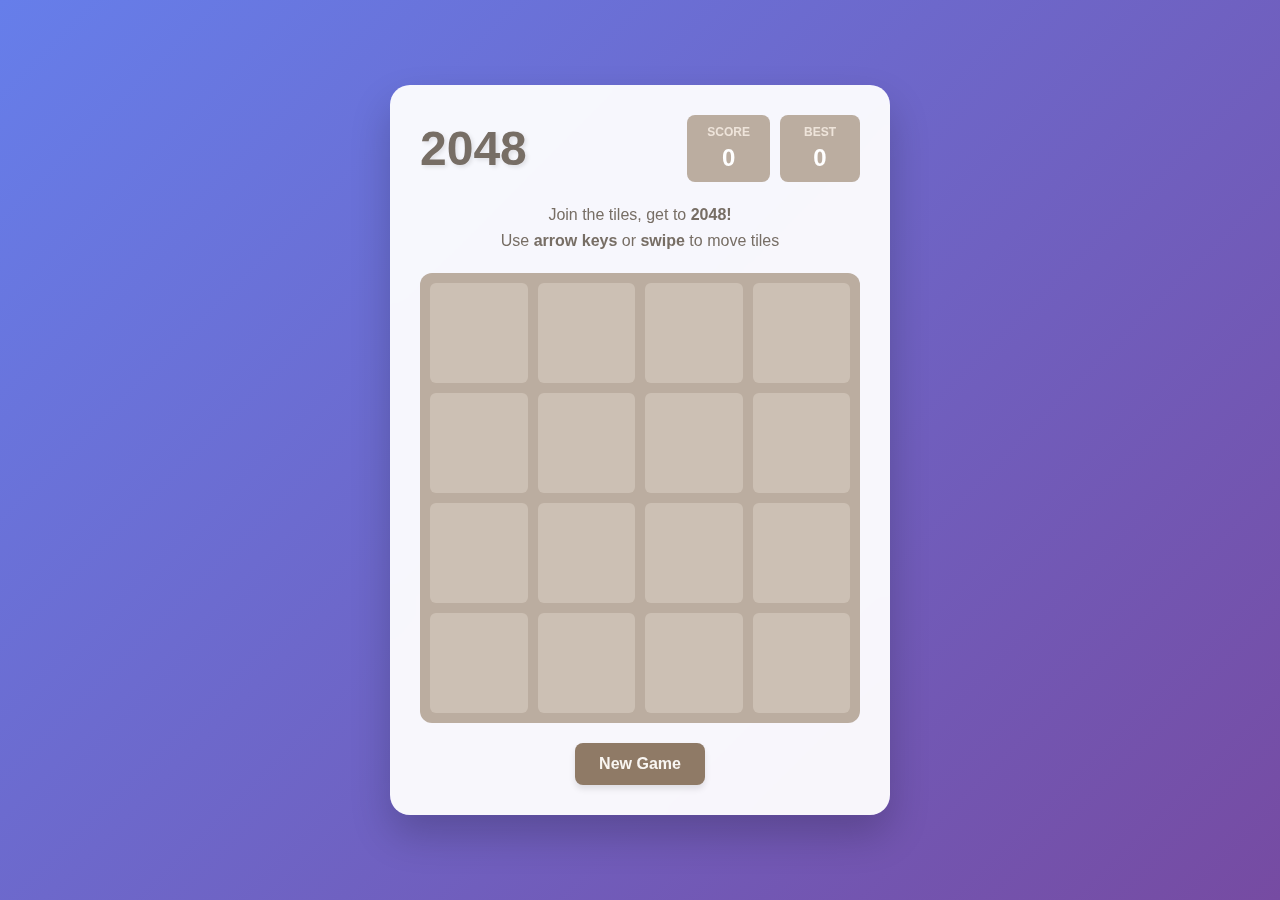
<file: CascadeProjects/2048/index.html>
<!DOCTYPE html>
<html lang="en">
<head>
    <meta charset="UTF-8">
    <meta name="viewport" content="width=device-width, initial-scale=1.0">
    <title>2048 Game</title>
    <link rel="stylesheet" href="style.css">
</head>
<body>
    <div class="container">
        <header>
            <h1>2048</h1>
            <div class="score-container">
                <div class="score-box">
                    <span class="score-label">SCORE</span>
                    <span class="score" id="score">0</span>
                </div>
                <div class="score-box">
                    <span class="score-label">BEST</span>
                    <span class="score" id="best-score">0</span>
                </div>
            </div>
        </header>
        
        <div class="instructions">
            <p>Join the tiles, get to <strong>2048!</strong></p>
            <p>Use <strong>arrow keys</strong> or <strong>swipe</strong> to move tiles</p>
        </div>
        
        <div class="game-container">
            <div class="grid-container">
                <div class="grid-row">
                    <div class="grid-cell"></div>
                    <div class="grid-cell"></div>
                    <div class="grid-cell"></div>
                    <div class="grid-cell"></div>
                </div>
                <div class="grid-row">
                    <div class="grid-cell"></div>
                    <div class="grid-cell"></div>
                    <div class="grid-cell"></div>
                    <div class="grid-cell"></div>
                </div>
                <div class="grid-row">
                    <div class="grid-cell"></div>
                    <div class="grid-cell"></div>
                    <div class="grid-cell"></div>
                    <div class="grid-cell"></div>
                </div>
                <div class="grid-row">
                    <div class="grid-cell"></div>
                    <div class="grid-cell"></div>
                    <div class="grid-cell"></div>
                    <div class="grid-cell"></div>
                </div>
            </div>
            <div class="tile-container" id="tile-container">
                <!-- Tiles will be dynamically inserted here -->
            </div>
        </div>
        
        <div class="game-controls">
            <button class="btn new-game-btn" id="new-game-btn">New Game</button>
        </div>
        
        <div class="game-message" id="game-message">
            <div class="message-content">
                <h2 id="message-title"></h2>
                <p id="message-text"></p>
                <button class="btn try-again-btn" id="try-again-btn">Try Again</button>
            </div>
        </div>
    </div>
    
    <script src="script.js"></script>
</body>
</html>
</file>
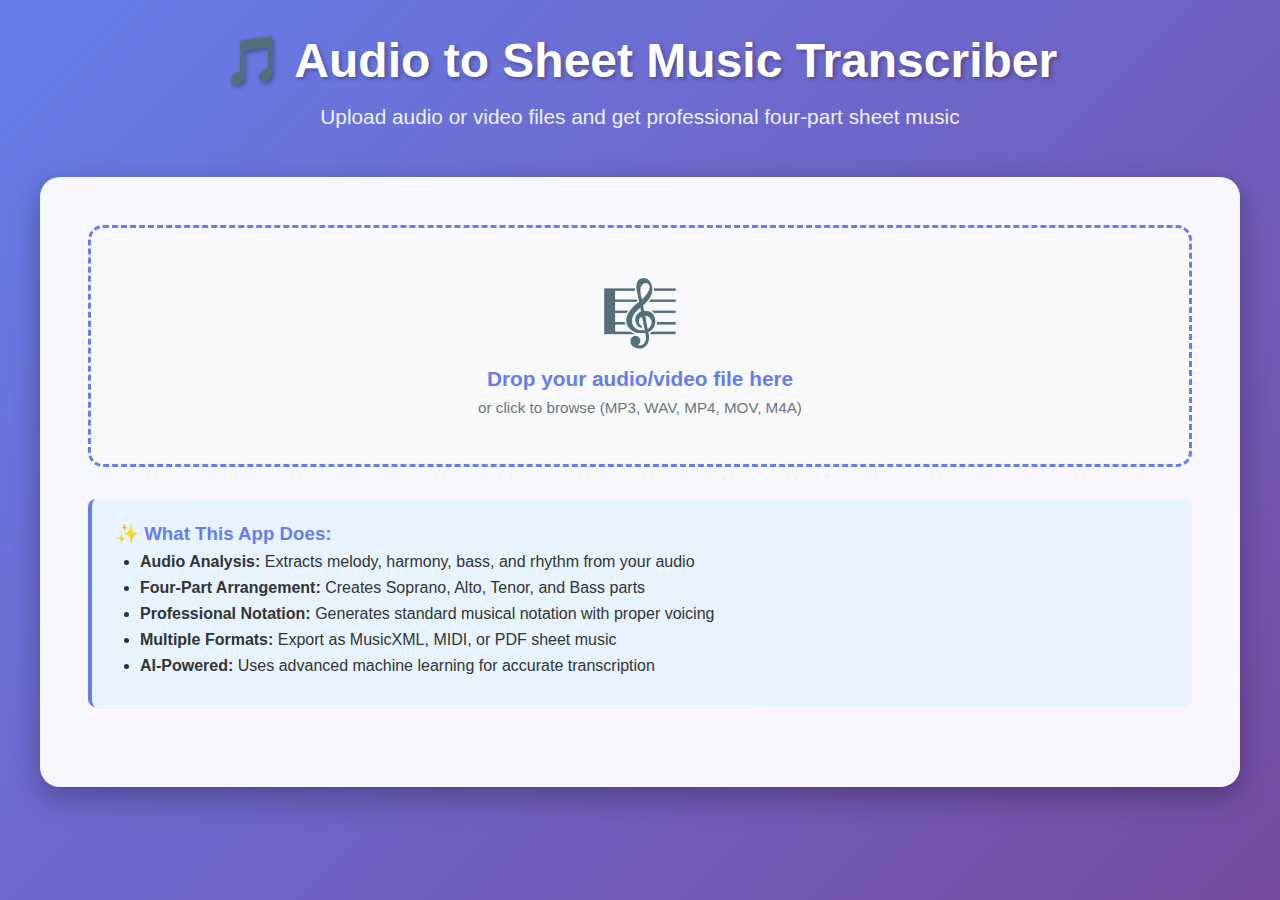
<file: CascadeProjects/windsurf-project/index.html>
<!DOCTYPE html>
<html lang="en">
<head>
    <meta charset="UTF-8">
    <meta name="viewport" content="width=device-width, initial-scale=1.0">
    <title>Audio to Sheet Music Transcriber</title>
    <style>
        * {
            margin: 0;
            padding: 0;
            box-sizing: border-box;
        }

        body {
            font-family: 'Segoe UI', Tahoma, Geneva, Verdana, sans-serif;
            background: linear-gradient(135deg, #667eea 0%, #764ba2 100%);
            color: white;
            min-height: 100vh;
            padding: 2rem;
        }

        .container {
            max-width: 1200px;
            margin: 0 auto;
        }

        h1 {
            text-align: center;
            font-size: 3rem;
            margin-bottom: 1rem;
            text-shadow: 2px 2px 4px rgba(0, 0, 0, 0.3);
        }

        .subtitle {
            text-align: center;
            font-size: 1.3rem;
            margin-bottom: 3rem;
            opacity: 0.9;
        }

        /* Upload Section */
        .upload-section {
            background: rgba(255, 255, 255, 0.95);
            color: #333;
            padding: 3rem;
            border-radius: 20px;
            box-shadow: 0 10px 30px rgba(0, 0, 0, 0.3);
            margin-bottom: 2rem;
        }

        .upload-area {
            border: 3px dashed #667eea;
            border-radius: 15px;
            padding: 3rem;
            text-align: center;
            cursor: pointer;
            transition: all 0.3s;
            background: #f8f9fa;
        }

        .upload-area:hover {
            background: #e9ecef;
            border-color: #764ba2;
        }

        .upload-area.dragover {
            background: #d4e3ff;
            border-color: #667eea;
        }

        .upload-icon {
            font-size: 4rem;
            margin-bottom: 1rem;
        }

        .upload-text {
            font-size: 1.3rem;
            margin-bottom: 0.5rem;
            color: #667eea;
            font-weight: bold;
        }

        .upload-hint {
            color: #6c757d;
            font-size: 0.95rem;
        }

        input[type="file"] {
            display: none;
        }

        /* Options Section */
        .options-section {
            background: rgba(255, 255, 255, 0.95);
            color: #333;
            padding: 2rem;
            border-radius: 15px;
            margin-bottom: 2rem;
            display: none;
        }

        .option-group {
            margin-bottom: 1.5rem;
        }

        .option-group label {
            display: block;
            font-weight: bold;
            margin-bottom: 0.5rem;
            color: #667eea;
        }

        select, input[type="number"], input[type="text"] {
            width: 100%;
            padding: 0.8rem;
            border: 2px solid #667eea;
            border-radius: 8px;
            font-size: 1rem;
            background: white;
        }

        .checkbox-group {
            display: flex;
            align-items: center;
            gap: 0.5rem;
        }

        .checkbox-group input[type="checkbox"] {
            width: auto;
            cursor: pointer;
        }

        /* Processing Section */
        .processing-section {
            background: rgba(255, 255, 255, 0.95);
            color: #333;
            padding: 3rem;
            border-radius: 15px;
            text-align: center;
            display: none;
        }

        .progress-bar {
            width: 100%;
            height: 40px;
            background: #e9ecef;
            border-radius: 20px;
            overflow: hidden;
            margin: 2rem 0;
        }

        .progress-fill {
            height: 100%;
            background: linear-gradient(90deg, #667eea, #764ba2);
            width: 0%;
            transition: width 0.3s;
            display: flex;
            align-items: center;
            justify-content: center;
            color: white;
            font-weight: bold;
        }

        .status-text {
            font-size: 1.2rem;
            color: #667eea;
            margin-bottom: 1rem;
        }

        /* Results Section */
        .results-section {
            background: rgba(255, 255, 255, 0.95);
            color: #333;
            padding: 3rem;
            border-radius: 15px;
            display: none;
        }

        .sheet-music-viewer {
            background: white;
            border: 2px solid #667eea;
            border-radius: 10px;
            padding: 2rem;
            margin-bottom: 2rem;
            min-height: 400px;
        }

        .voice-part {
            margin-bottom: 2rem;
            padding: 1rem;
            border-left: 4px solid #667eea;
            background: #f8f9fa;
        }

        .voice-part h3 {
            color: #667eea;
            margin-bottom: 0.5rem;
        }

        /* Buttons */
        .btn {
            padding: 1rem 2rem;
            font-size: 1.1rem;
            border: none;
            border-radius: 10px;
            cursor: pointer;
            font-weight: bold;
            transition: all 0.3s;
            display: inline-block;
            margin: 0.5rem;
        }

        .btn-primary {
            background: linear-gradient(135deg, #667eea, #764ba2);
            color: white;
        }

        .btn-primary:hover {
            transform: translateY(-2px);
            box-shadow: 0 5px 15px rgba(102, 126, 234, 0.4);
        }

        .btn-secondary {
            background: #6c757d;
            color: white;
        }

        .btn-success {
            background: #28a745;
            color: white;
        }

        .button-group {
            text-align: center;
            margin-top: 2rem;
        }

        /* Info Box */
        .info-box {
            background: #e7f3ff;
            border-left: 4px solid #667eea;
            padding: 1.5rem;
            border-radius: 8px;
            margin: 2rem 0;
        }

        .info-box h3 {
            color: #667eea;
            margin-bottom: 0.5rem;
        }

        .info-box ul {
            margin-left: 1.5rem;
            color: #333;
        }

        .info-box li {
            margin-bottom: 0.5rem;
        }

        /* Audio Preview */
        .audio-preview {
            margin: 2rem 0;
            text-align: center;
        }

        audio {
            width: 100%;
            max-width: 500px;
        }

        @media (max-width: 768px) {
            h1 {
                font-size: 2rem;
            }

            .upload-section, .options-section, .processing-section, .results-section {
                padding: 1.5rem;
            }
        }
    </style>
</head>
<body>
    <div class="container">
        <h1>🎵 Audio to Sheet Music Transcriber</h1>
        <p class="subtitle">Upload audio or video files and get professional four-part sheet music</p>

        <!-- Upload Section -->
        <div class="upload-section" id="uploadSection">
            <div class="upload-area" id="uploadArea">
                <div class="upload-icon">🎼</div>
                <div class="upload-text">Drop your audio/video file here</div>
                <div class="upload-hint">or click to browse (MP3, WAV, MP4, MOV, M4A)</div>
                <input type="file" id="fileInput" accept="audio/*,video/*">
            </div>

            <div class="info-box">
                <h3>✨ What This App Does:</h3>
                <ul>
                    <li><strong>Audio Analysis:</strong> Extracts melody, harmony, bass, and rhythm from your audio</li>
                    <li><strong>Four-Part Arrangement:</strong> Creates Soprano, Alto, Tenor, and Bass parts</li>
                    <li><strong>Professional Notation:</strong> Generates standard musical notation with proper voicing</li>
                    <li><strong>Multiple Formats:</strong> Export as MusicXML, MIDI, or PDF sheet music</li>
                    <li><strong>AI-Powered:</strong> Uses advanced machine learning for accurate transcription</li>
                </ul>
            </div>
        </div>

        <!-- Options Section -->
        <div class="options-section" id="optionsSection">
            <h2 style="color: #667eea; margin-bottom: 1.5rem;">Transcription Options</h2>
            
            <div class="audio-preview">
                <audio id="audioPreview" controls></audio>
                <p style="color: #6c757d; margin-top: 0.5rem;" id="fileName"></p>
            </div>

            <div class="option-group">
                <label>Arrangement Style:</label>
                <select id="arrangementStyle">
                    <option value="satb">SATB (Soprano, Alto, Tenor, Bass)</option>
                    <option value="ttbb">TTBB (Tenor 1, Tenor 2, Bass 1, Bass 2)</option>
                    <option value="ssaa">SSAA (Soprano 1, Soprano 2, Alto 1, Alto 2)</option>
                    <option value="mixed">Mixed (Smart Auto-detect)</option>
                </select>
            </div>

            <div class="option-group">
                <label>Key Signature (Auto-detect or specify):</label>
                <select id="keySignature">
                    <option value="auto">Auto-detect</option>
                    <option value="C">C Major / A Minor</option>
                    <option value="G">G Major / E Minor</option>
                    <option value="D">D Major / B Minor</option>
                    <option value="A">A Major / F# Minor</option>
                    <option value="E">E Major / C# Minor</option>
                    <option value="F">F Major / D Minor</option>
                    <option value="Bb">Bb Major / G Minor</option>
                    <option value="Eb">Eb Major / C Minor</option>
                </select>
            </div>

            <div class="option-group">
                <label>Time Signature:</label>
                <select id="timeSignature">
                    <option value="auto">Auto-detect</option>
                    <option value="4/4">4/4 (Common Time)</option>
                    <option value="3/4">3/4 (Waltz)</option>
                    <option value="6/8">6/8</option>
                    <option value="2/4">2/4</option>
                    <option value="5/4">5/4</option>
                </select>
            </div>

            <div class="option-group">
                <label>Tempo (BPM):</label>
                <input type="number" id="tempo" value="120" min="40" max="240">
            </div>

            <div class="option-group">
                <label>Difficulty Level:</label>
                <select id="difficulty">
                    <option value="beginner">Beginner (Simple rhythms)</option>
                    <option value="intermediate">Intermediate (Moderate complexity)</option>
                    <option value="advanced">Advanced (Full complexity)</option>
                </select>
            </div>

            <div class="option-group">
                <div class="checkbox-group">
                    <input type="checkbox" id="includeLyrics">
                    <label>Include lyrics (if detectable)</label>
                </div>
            </div>

            <div class="option-group">
                <div class="checkbox-group">
                    <input type="checkbox" id="includeChords">
                    <label>Include chord symbols</label>
                </div>
            </div>

            <div class="button-group">
                <button class="btn btn-primary" onclick="startTranscription()">🎼 Start Transcription</button>
                <button class="btn btn-secondary" onclick="resetApp()">Cancel</button>
            </div>
        </div>

        <!-- Processing Section -->
        <div class="processing-section" id="processingSection">
            <h2 style="color: #667eea; margin-bottom: 1rem;">Processing Your Audio...</h2>
            <div class="status-text" id="statusText">Analyzing audio file...</div>
            <div class="progress-bar">
                <div class="progress-fill" id="progressFill">0%</div>
            </div>
            <p style="color: #6c757d;">This may take a few minutes depending on the length of your audio.</p>
        </div>

        <!-- Results Section -->
        <div class="results-section" id="resultsSection">
            <h2 style="color: #667eea; margin-bottom: 1.5rem;">✅ Transcription Complete!</h2>
            
            <div class="sheet-music-viewer" id="sheetMusicViewer">
                <div class="voice-part">
                    <h3>🎤 Soprano</h3>
                    <div id="sopranoStaff">
                        <p style="color: #6c757d; font-style: italic;">Sheet music notation will appear here</p>
                    </div>
                </div>

                <div class="voice-part">
                    <h3>🎵 Alto</h3>
                    <div id="altoStaff">
                        <p style="color: #6c757d; font-style: italic;">Sheet music notation will appear here</p>
                    </div>
                </div>

                <div class="voice-part">
                    <h3>🎶 Tenor</h3>
                    <div id="tenorStaff">
                        <p style="color: #6c757d; font-style: italic;">Sheet music notation will appear here</p>
                    </div>
                </div>

                <div class="voice-part">
                    <h3>🎸 Bass</h3>
                    <div id="bassStaff">
                        <p style="color: #6c757d; font-style: italic;">Sheet music notation will appear here</p>
                    </div>
                </div>
            </div>

            <div class="button-group">
                <button class="btn btn-success" onclick="downloadPDF()">📄 Download PDF</button>
                <button class="btn btn-success" onclick="downloadMusicXML()">💾 Download MusicXML</button>
                <button class="btn btn-success" onclick="downloadMIDI()">🎹 Download MIDI</button>
                <button class="btn btn-secondary" onclick="resetApp()">Start New Transcription</button>
            </div>

            <div class="info-box">
                <h3>📝 Next Steps:</h3>
                <ul>
                    <li><strong>PDF:</strong> Print or view the sheet music in any PDF reader</li>
                    <li><strong>MusicXML:</strong> Import into notation software (Finale, Sibelius, MuseScore)</li>
                    <li><strong>MIDI:</strong> Use with digital audio workstations (DAWs) or virtual instruments</li>
                </ul>
            </div>
        </div>
    </div>

    <script>
        let uploadedFile = null;
        let audioURL = null;

        // Upload Area Functionality
        const uploadArea = document.getElementById('uploadArea');
        const fileInput = document.getElementById('fileInput');

        uploadArea.addEventListener('click', () => fileInput.click());

        uploadArea.addEventListener('dragover', (e) => {
            e.preventDefault();
            uploadArea.classList.add('dragover');
        });

        uploadArea.addEventListener('dragleave', () => {
            uploadArea.classList.remove('dragover');
        });

        uploadArea.addEventListener('drop', (e) => {
            e.preventDefault();
            uploadArea.classList.remove('dragover');
            const files = e.dataTransfer.files;
            if (files.length > 0) {
                handleFile(files[0]);
            }
        });

        fileInput.addEventListener('change', (e) => {
            if (e.target.files.length > 0) {
                handleFile(e.target.files[0]);
            }
        });

        function handleFile(file) {
            // Validate file type
            const validTypes = ['audio/mpeg', 'audio/wav', 'audio/mp4', 'audio/x-m4a', 'video/mp4', 'video/quicktime'];
            
            if (!file.type.match('audio.*') && !file.type.match('video.*')) {
                alert('Please upload an audio or video file (MP3, WAV, MP4, MOV, M4A)');
                return;
            }

            uploadedFile = file;
            audioURL = URL.createObjectURL(file);

            // Show audio preview
            document.getElementById('audioPreview').src = audioURL;
            document.getElementById('fileName').textContent = `File: ${file.name}`;

            // Show options section
            document.getElementById('uploadSection').style.display = 'none';
            document.getElementById('optionsSection').style.display = 'block';
        }

        function startTranscription() {
            // Hide options, show processing
            document.getElementById('optionsSection').style.display = 'none';
            document.getElementById('processingSection').style.display = 'block';

            // Simulate transcription process
            simulateTranscription();
        }

        function simulateTranscription() {
            const statusText = document.getElementById('statusText');
            const progressFill = document.getElementById('progressFill');

            const steps = [
                { text: 'Extracting audio from file...', progress: 10 },
                { text: 'Analyzing pitch and melody...', progress: 25 },
                { text: 'Detecting harmony and chords...', progress: 40 },
                { text: 'Identifying bass line...', progress: 55 },
                { text: 'Separating voices...', progress: 70 },
                { text: 'Generating four-part arrangement...', progress: 85 },
                { text: 'Creating sheet music notation...', progress: 95 },
                { text: 'Finalizing transcription...', progress: 100 }
            ];

            let currentStep = 0;

            const interval = setInterval(() => {
                if (currentStep < steps.length) {
                    statusText.textContent = steps[currentStep].text;
                    progressFill.style.width = steps[currentStep].progress + '%';
                    progressFill.textContent = steps[currentStep].progress + '%';
                    currentStep++;
                } else {
                    clearInterval(interval);
                    setTimeout(showResults, 500);
                }
            }, 1500);
        }

        function showResults() {
            document.getElementById('processingSection').style.display = 'none';
            document.getElementById('resultsSection').style.display = 'block';

            // In a real implementation, this would display the actual sheet music
            // Using a library like VexFlow, ABCjs, or rendering from MusicXML
            displaySampleNotation();
        }

        function displaySampleNotation() {
            // This is a placeholder - in production, you'd use a notation library
            const parts = ['soprano', 'alto', 'tenor', 'bass'];
            
            parts.forEach(part => {
                const staffDiv = document.getElementById(`${part}Staff`);
                staffDiv.innerHTML = `
                    <div style="background: #f8f9fa; padding: 2rem; border-radius: 8px; text-align: center;">
                        <p style="color: #667eea; font-size: 1.2rem; margin-bottom: 1rem;">
                            <strong>${part.charAt(0).toUpperCase() + part.slice(1)} Part</strong>
                        </p>
                        <p style="color: #6c757d;">
                            🎼 Musical notation will be rendered here using VexFlow or similar library
                        </p>
                        <p style="color: #6c757d; font-size: 0.9rem; margin-top: 1rem;">
                            Key: C Major | Time: 4/4 | Tempo: 120 BPM
                        </p>
                    </div>
                `;
            });
        }

        function downloadPDF() {
            alert('PDF download would be generated here with the full four-part score');
            // In production: Generate PDF using jsPDF or similar
        }

        function downloadMusicXML() {
            alert('MusicXML file would be generated and downloaded here');
            // In production: Generate MusicXML format
        }

        function downloadMIDI() {
            alert('MIDI file would be generated and downloaded here');
            // In production: Generate MIDI file
        }

        function resetApp() {
            // Clean up
            if (audioURL) {
                URL.revokeObjectURL(audioURL);
            }

            uploadedFile = null;
            audioURL = null;
            fileInput.value = '';

            // Reset display
            document.getElementById('uploadSection').style.display = 'block';
            document.getElementById('optionsSection').style.display = 'none';
            document.getElementById('processingSection').style.display = 'none';
            document.getElementById('resultsSection').style.display = 'none';

            // Reset progress
            document.getElementById('progressFill').style.width = '0%';
            document.getElementById('progressFill').textContent = '0%';
        }
    </script>
</body>
</html>
</file>
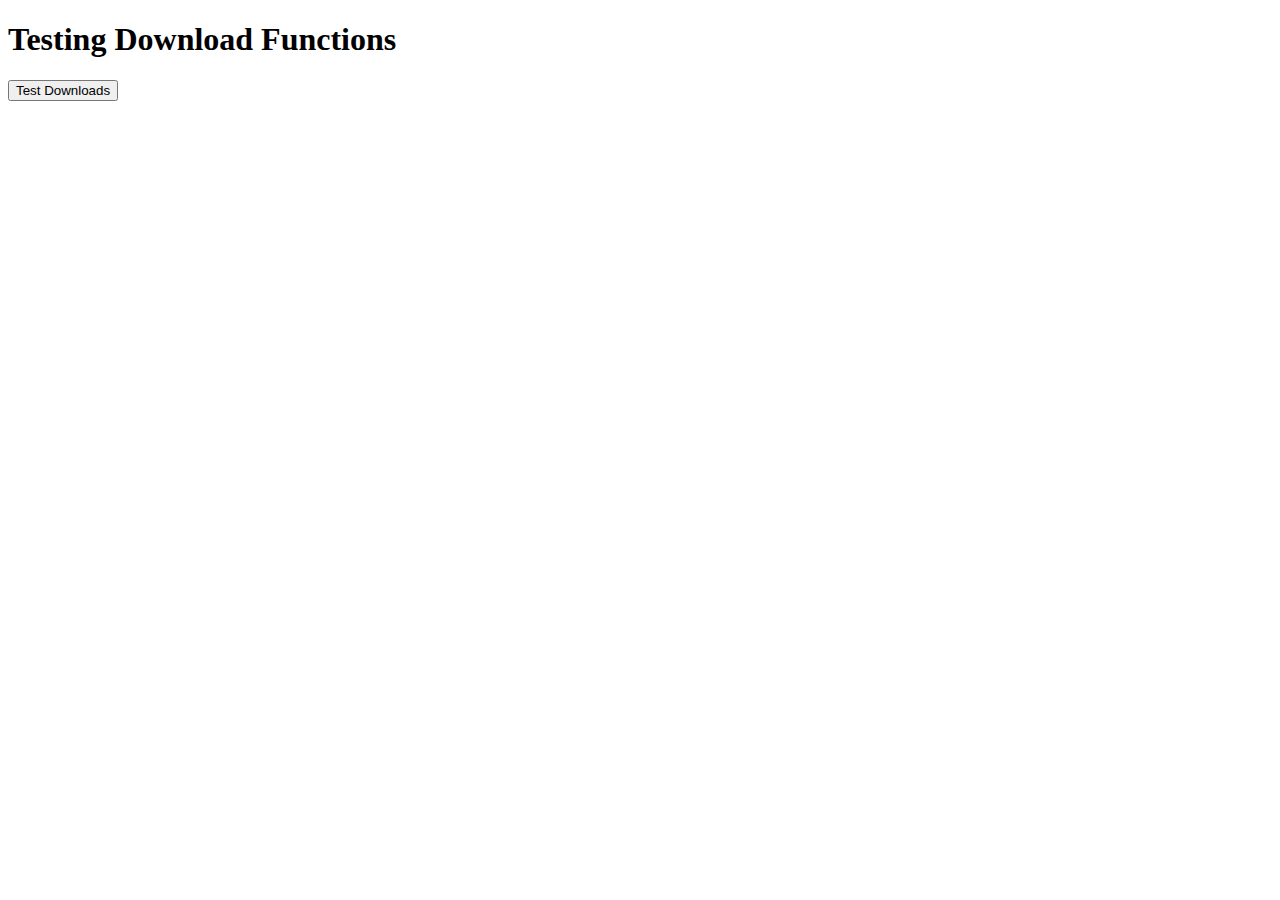
<file: test.html>
<!DOCTYPE html>
<html>
<head>
    <title>Test Audio Transcription</title>
</head>
<body>
    <h1>Testing Download Functions</h1>
    <button onclick="testDownloads()">Test Downloads</button>
    <script>
        function testDownloads() {
            // Create mock transcription data
            window.transcriptionData = {
                notes: [
                    { keys: ['c/4'], duration: 'q' },
                    { keys: ['d/4'], duration: 'q' },
                    { keys: ['e/4'], duration: 'q' },
                    { keys: ['f/4'], duration: 'q' }
                ],
                tempo: 120,
                timeSignature: '4/4',
                key: 'C'
            };
            
            // Load the main script
            const script = document.createElement('script');
            script.src = 'script.js';
            script.onload = () => {
                console.log('Script loaded, testing downloads...');
                setTimeout(() => {
                    try {
                        window.downloadPDF();
                        console.log('PDF download initiated');
                    } catch(e) {
                        console.error('PDF error:', e);
                    }
                    
                    try {
                        window.downloadMusicXML();
                        console.log('MusicXML download initiated');
                    } catch(e) {
                        console.error('MusicXML error:', e);
                    }
                    
                    try {
                        window.downloadMIDI();
                        console.log('MIDI download initiated');
                    } catch(e) {
                        console.error('MIDI error:', e);
                    }
                }, 1000);
            };
            document.head.appendChild(script);
        }
    </script>
</body>
</html>
</file>
<file: CascadeProjects/2048/style.css>
* {
    margin: 0;
    padding: 0;
    box-sizing: border-box;
}

body {
    font-family: 'Arial', sans-serif;
    background: linear-gradient(135deg, #667eea 0%, #764ba2 100%);
    min-height: 100vh;
    display: flex;
    justify-content: center;
    align-items: center;
    padding: 20px;
}

.container {
    max-width: 500px;
    width: 100%;
    background: rgba(255, 255, 255, 0.95);
    border-radius: 20px;
    padding: 30px;
    box-shadow: 0 20px 40px rgba(0, 0, 0, 0.2);
    backdrop-filter: blur(10px);
}

header {
    display: flex;
    justify-content: space-between;
    align-items: center;
    margin-bottom: 20px;
}

h1 {
    font-size: 48px;
    font-weight: bold;
    color: #776e65;
    text-shadow: 2px 2px 4px rgba(0, 0, 0, 0.1);
}

.score-container {
    display: flex;
    gap: 10px;
}

.score-box {
    background: #bbada0;
    padding: 10px 20px;
    border-radius: 8px;
    text-align: center;
    min-width: 80px;
}

.score-label {
    display: block;
    font-size: 12px;
    color: #eee4da;
    font-weight: bold;
    margin-bottom: 5px;
}

.score {
    font-size: 24px;
    font-weight: bold;
    color: white;
}

.instructions {
    text-align: center;
    margin-bottom: 20px;
    color: #776e65;
    line-height: 1.6;
}

.instructions strong {
    color: #776e65;
    font-weight: bold;
}

.game-container {
    position: relative;
    background: #bbada0;
    border-radius: 12px;
    padding: 10px;
    margin-bottom: 20px;
}

.grid-container {
    position: relative;
    z-index: 1;
}

.grid-row {
    display: flex;
    margin-bottom: 10px;
}

.grid-row:last-child {
    margin-bottom: 0;
}

.grid-cell {
    width: 100px;
    height: 100px;
    background: rgba(238, 228, 218, 0.35);
    border-radius: 6px;
    margin-right: 10px;
}

.grid-cell:last-child {
    margin-right: 0;
}

.tile-container {
    position: absolute;
    top: 10px;
    left: 10px;
    z-index: 2;
}

.tile {
    position: absolute;
    width: 100px;
    height: 100px;
    background: #eee4da;
    border-radius: 6px;
    font-size: 48px;
    font-weight: bold;
    display: flex;
    justify-content: center;
    align-items: center;
    transition: all 0.15s ease-in-out;
    animation: tileAppear 0.2s ease-in-out;
}

@keyframes tileAppear {
    0% {
        transform: scale(0);
        opacity: 0;
    }
    100% {
        transform: scale(1);
        opacity: 1;
    }
}

.tile-2 { background: #eee4da; color: #776e65; }
.tile-4 { background: #ede0c8; color: #776e65; }
.tile-8 { background: #f2b179; color: #f9f6f2; }
.tile-16 { background: #f59563; color: #f9f6f2; }
.tile-32 { background: #f67c5f; color: #f9f6f2; }
.tile-64 { background: #f65e3b; color: #f9f6f2; }
.tile-128 { background: #edcf72; color: #f9f6f2; font-size: 40px; }
.tile-256 { background: #edcc61; color: #f9f6f2; font-size: 40px; }
.tile-512 { background: #edc850; color: #f9f6f2; font-size: 40px; }
.tile-1024 { background: #edc53f; color: #f9f6f2; font-size: 32px; }
.tile-2048 { background: #edc22e; color: #f9f6f2; font-size: 32px; }

.tile-merged {
    animation: tileMerge 0.2s ease-in-out;
}

@keyframes tileMerge {
    0% { transform: scale(1); }
    50% { transform: scale(1.1); }
    100% { transform: scale(1); }
}

.tile-new {
    animation: tileNew 0.3s ease-in-out;
}

@keyframes tileNew {
    0% { 
        transform: scale(0);
        opacity: 0;
    }
    100% { 
        transform: scale(1);
        opacity: 1;
    }
}

.game-controls {
    text-align: center;
}

.btn {
    background: #8f7a66;
    color: #f9f6f2;
    border: none;
    border-radius: 8px;
    padding: 12px 24px;
    font-size: 16px;
    font-weight: bold;
    cursor: pointer;
    transition: all 0.3s ease;
    box-shadow: 0 4px 6px rgba(0, 0, 0, 0.1);
}

.btn:hover {
    background: #9f8a76;
    transform: translateY(-2px);
    box-shadow: 0 6px 8px rgba(0, 0, 0, 0.15);
}

.btn:active {
    transform: translateY(0);
    box-shadow: 0 2px 4px rgba(0, 0, 0, 0.1);
}

.game-message {
    position: fixed;
    top: 0;
    left: 0;
    width: 100%;
    height: 100%;
    background: rgba(255, 255, 255, 0.9);
    display: none;
    justify-content: center;
    align-items: center;
    z-index: 1000;
    backdrop-filter: blur(5px);
}

.game-message.show {
    display: flex;
    animation: fadeIn 0.3s ease-in-out;
}

@keyframes fadeIn {
    from { opacity: 0; }
    to { opacity: 1; }
}

.message-content {
    text-align: center;
    background: white;
    padding: 40px;
    border-radius: 20px;
    box-shadow: 0 20px 40px rgba(0, 0, 0, 0.2);
    max-width: 400px;
}

.message-content h2 {
    font-size: 36px;
    margin-bottom: 20px;
    color: #776e65;
}

.message-content p {
    font-size: 18px;
    margin-bottom: 30px;
    color: #776e65;
}

.try-again-btn {
    background: #8f7a66;
    color: #f9f6f2;
    border: none;
    border-radius: 8px;
    padding: 12px 24px;
    font-size: 16px;
    font-weight: bold;
    cursor: pointer;
    transition: all 0.3s ease;
}

.try-again-btn:hover {
    background: #9f8a76;
    transform: translateY(-2px);
}

/* Mobile responsiveness */
@media (max-width: 520px) {
    .container {
        padding: 20px;
    }
    
    h1 {
        font-size: 36px;
    }
    
    .grid-cell, .tile {
        width: 70px;
        height: 70px;
    }
    
    .tile {
        font-size: 32px;
    }
    
    .tile-128, .tile-256, .tile-512 {
        font-size: 28px;
    }
    
    .tile-1024, .tile-2048 {
        font-size: 24px;
    }
    
    .grid-cell {
        margin-right: 7px;
    }
    
    .grid-row {
        margin-bottom: 7px;
    }
    
    .tile-container {
        top: 7px;
        left: 7px;
    }
    
    .score-box {
        min-width: 60px;
        padding: 8px 12px;
    }
    
    .score {
        font-size: 18px;
    }
}

@media (max-width: 400px) {
    .grid-cell, .tile {
        width: 60px;
        height: 60px;
    }
    
    .tile {
        font-size: 28px;
    }
    
    .tile-128, .tile-256, .tile-512 {
        font-size: 24px;
    }
    
    .tile-1024, .tile-2048 {
        font-size: 20px;
    }
    
    .grid-cell {
        margin-right: 6px;
    }
    
    .grid-row {
        margin-bottom: 6px;
    }
    
    .tile-container {
        top: 6px;
        left: 6px;
    }
}
</file>
